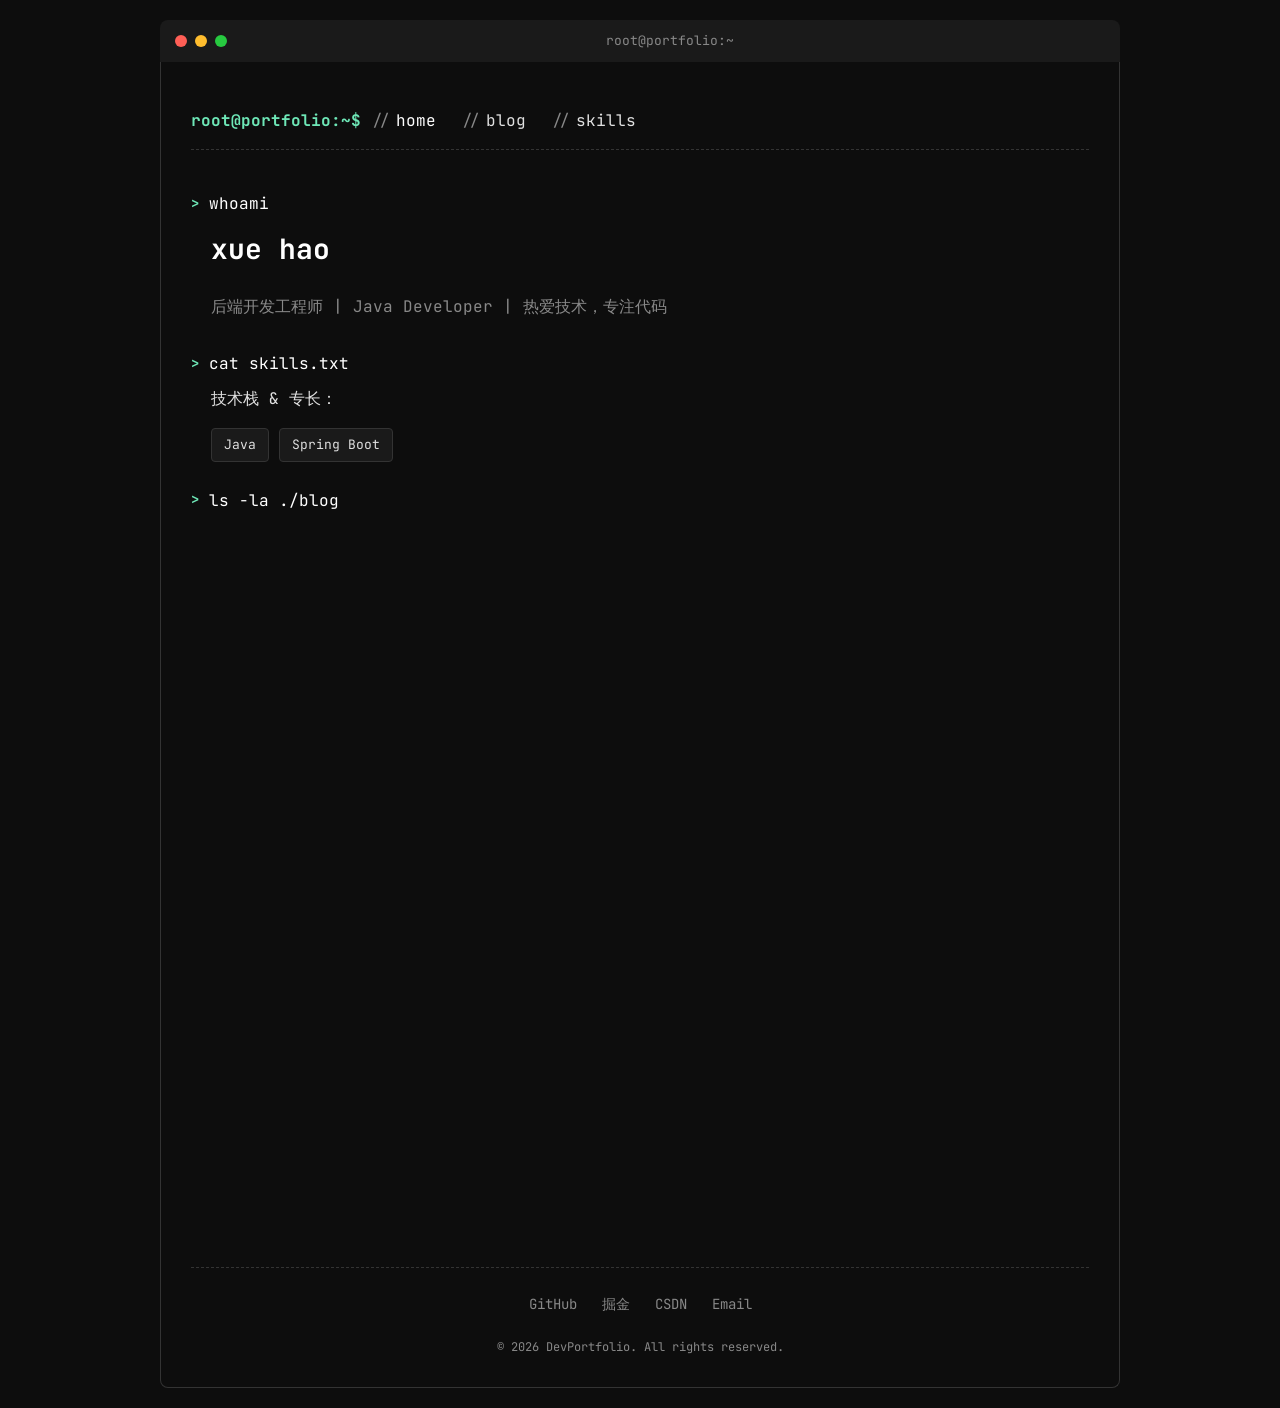
<file: index.html>
<!DOCTYPE html>
<html lang="zh-CN">
<head>
    <meta charset="UTF-8">
    <meta name="viewport" content="width=device-width, initial-scale=1.0">
    <title>DevPortfolio | 后端开发者的技术空间</title>
    <link rel="stylesheet" href="css/style.css">
    <link rel="preconnect" href="https://fonts.googleapis.com">
    <link rel="preconnect" href="https://fonts.gstatic.com" crossorigin>
    <link href="https://fonts.googleapis.com/css2?family=JetBrains+Mono:wght@400;500;700&display=swap" rel="stylesheet">
</head>
<body>
    <div class="terminal">
        <div class="terminal-header">
            <div class="terminal-btn close"></div>
            <div class="terminal-btn minimize"></div>
            <div class="terminal-btn maximize"></div>
            <span class="terminal-title">root@portfolio:~</span>
        </div>
        <div class="terminal-body">
            <!-- 导航栏 -->
            <nav class="nav">
                <span class="prompt">root@portfolio:~$</span>
                <div class="nav-links">
                    <a href="index.html" class="nav-link active">home</a>
                    <a href="blog.html" class="nav-link">blog</a>
                    <a href="skills.html" class="nav-link">skills</a>
                </div>
            </nav>

            <!-- Hero区域 -->
            <section class="hero">
                <div class="terminal-block">
                    <div class="command-line">
                        <span class="prompt">></span>
                        <span class="command">whoami</span>
                    </div>
                    <div class="output">
                        <div class="output-content">
                            <h1 id="typed-name">xue hao</h1>
                            <p class="description">后端开发工程师 | Java Developer | 热爱技术，专注代码</p>
                        </div>
                    </div>
                </div>

                <div class="terminal-block">
                    <div class="command-line">
                        <span class="prompt">></span>
                        <span class="command">cat skills.txt</span>
                    </div>
                    <div class="output">
                        <div class="output-content">
                            <p>技术栈 & 专长：</p>
                            <div class="skill-tags">
                                <span class="skill-tag">Java</span>
                                <span class="skill-tag">Spring Boot</span>
                                <span class="skill-tag">MySQL</span>
                                <span class="skill-tag">Redis</span>
                                <span class="skill-tag">Docker</span>
                                <span class="skill-tag">Git</span>
                            </div>
                        </div>
                    </div>
                </div>

                <div class="terminal-block">
                    <div class="command-line">
                        <span class="prompt">></span>
                        <span class="command">ls -la ./blog</span>
                    </div>
                    <div class="output">
                        <div class="output-content">
                            <p>最新文章：</p>
                            <div class="article-list" id="recent-articles">
                                <div class="article-item">
                                    <a href="article.html?id=1" class="article-title">Spring Boot 实战：如何设计优雅的参数校验</a>
                                    <div class="article-meta">2026-04-20 | 阅读 126</div>
                                    <div class="article-tags">
                                        <span class="tag">Java</span>
                                        <span class="tag">Spring Boot</span>
                                    </div>
                                </div>
                                <div class="article-item">
                                    <a href="article.html?id=2" class="article-title">MySQL索引优化：从原理到实践</a>
                                    <div class="article-meta">2026-04-15 | 阅读 89</div>
                                    <div class="article-tags">
                                        <span class="tag">MySQL</span>
                                        <span class="tag">Performance</span>
                                    </div>
                                </div>
                                <div class="article-item">
                                    <a href="article.html?id=3" class="article-title">Docker Compose 编排技巧：构建开发环境</a>
                                    <div class="article-meta">2026-04-10 | 阅读 67</div>
                                    <div class="article-tags">
                                        <span class="tag">Docker</span>
                                        <span class="tag">DevOps</span>
                                    </div>
                                </div>
                            </div>
                            <p style="margin-top: 15px;"><a href="blog.html">查看更多文章 →</a></p>
                        </div>
                    </div>
                </div>

                <div class="terminal-block">
                    <div class="command-line">
                        <span class="prompt">></span>
                        <span class="command">cat about.txt</span>
                    </div>
                    <div class="output">
                        <div class="output-content">
                            <p>关于我：</p>
                            <p style="color: var(--text-dim); margin-top: 8px;">
                                5年+后端开发经验，专注于企业级应用架构设计。<br>
                                热衷于开源贡献，热爱解决复杂技术问题。<br>
                                如果你有好的项目或想法，欢迎交流！
                            </p>
                        </div>
                    </div>
                </div>

                <div class="terminal-block">
                    <div class="command-line">
                        <span class="prompt">></span>
                        <span class="command cursor"></span>
                    </div>
                </div>
            </section>

            <!-- 页脚 -->
            <footer class="footer">
                <div class="social-links">
                    <a href="https://github.com/" target="_blank" class="social-link">GitHub</a>
                    <a href="https://juejin.cn/" target="_blank" class="social-link">掘金</a>
                    <a href="https://blog.csdn.net/" target="_blank" class="social-link">CSDN</a>
                    <a href="mailto:your.email@example.com" class="social-link">Email</a>
                </div>
                <p class="copyright">© 2026 DevPortfolio. All rights reserved.</p>
            </footer>
        </div>
    </div>

    <script src="js/main.js"></script>
</body>
</html>
</file>
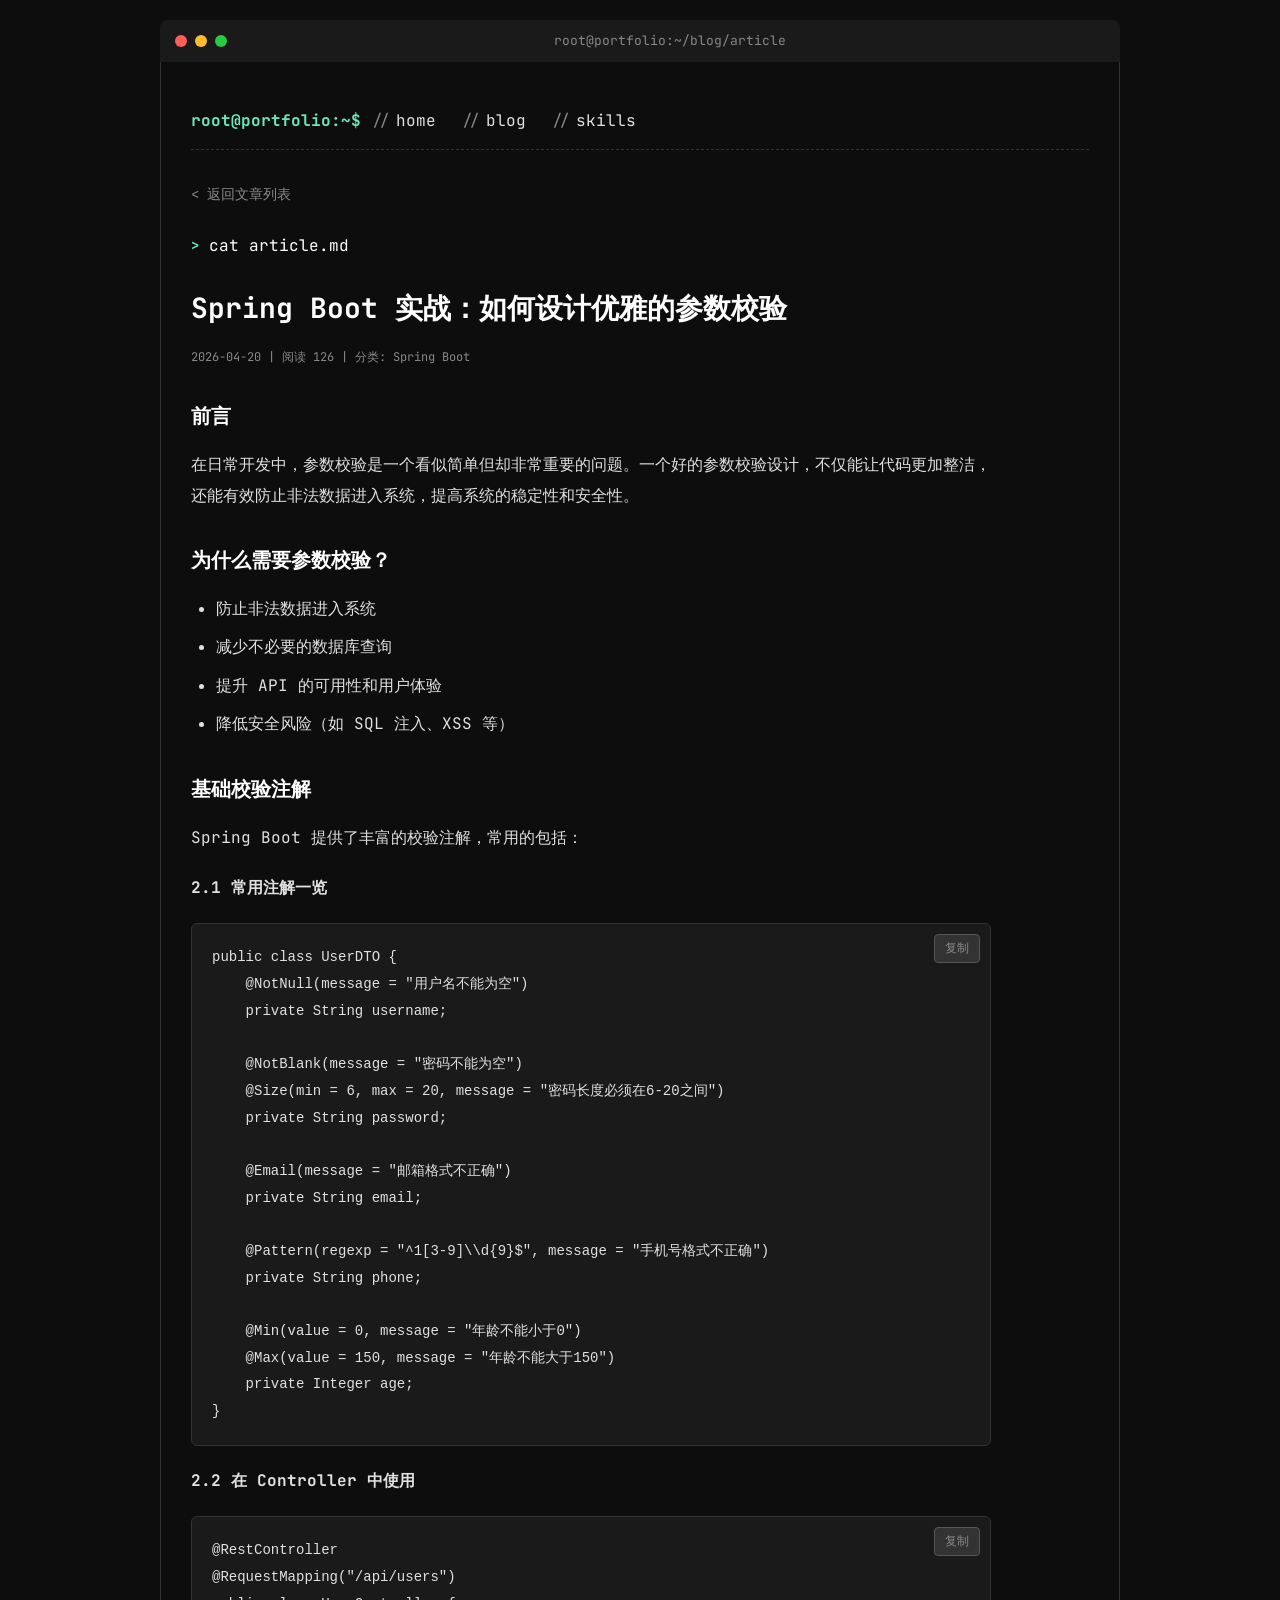
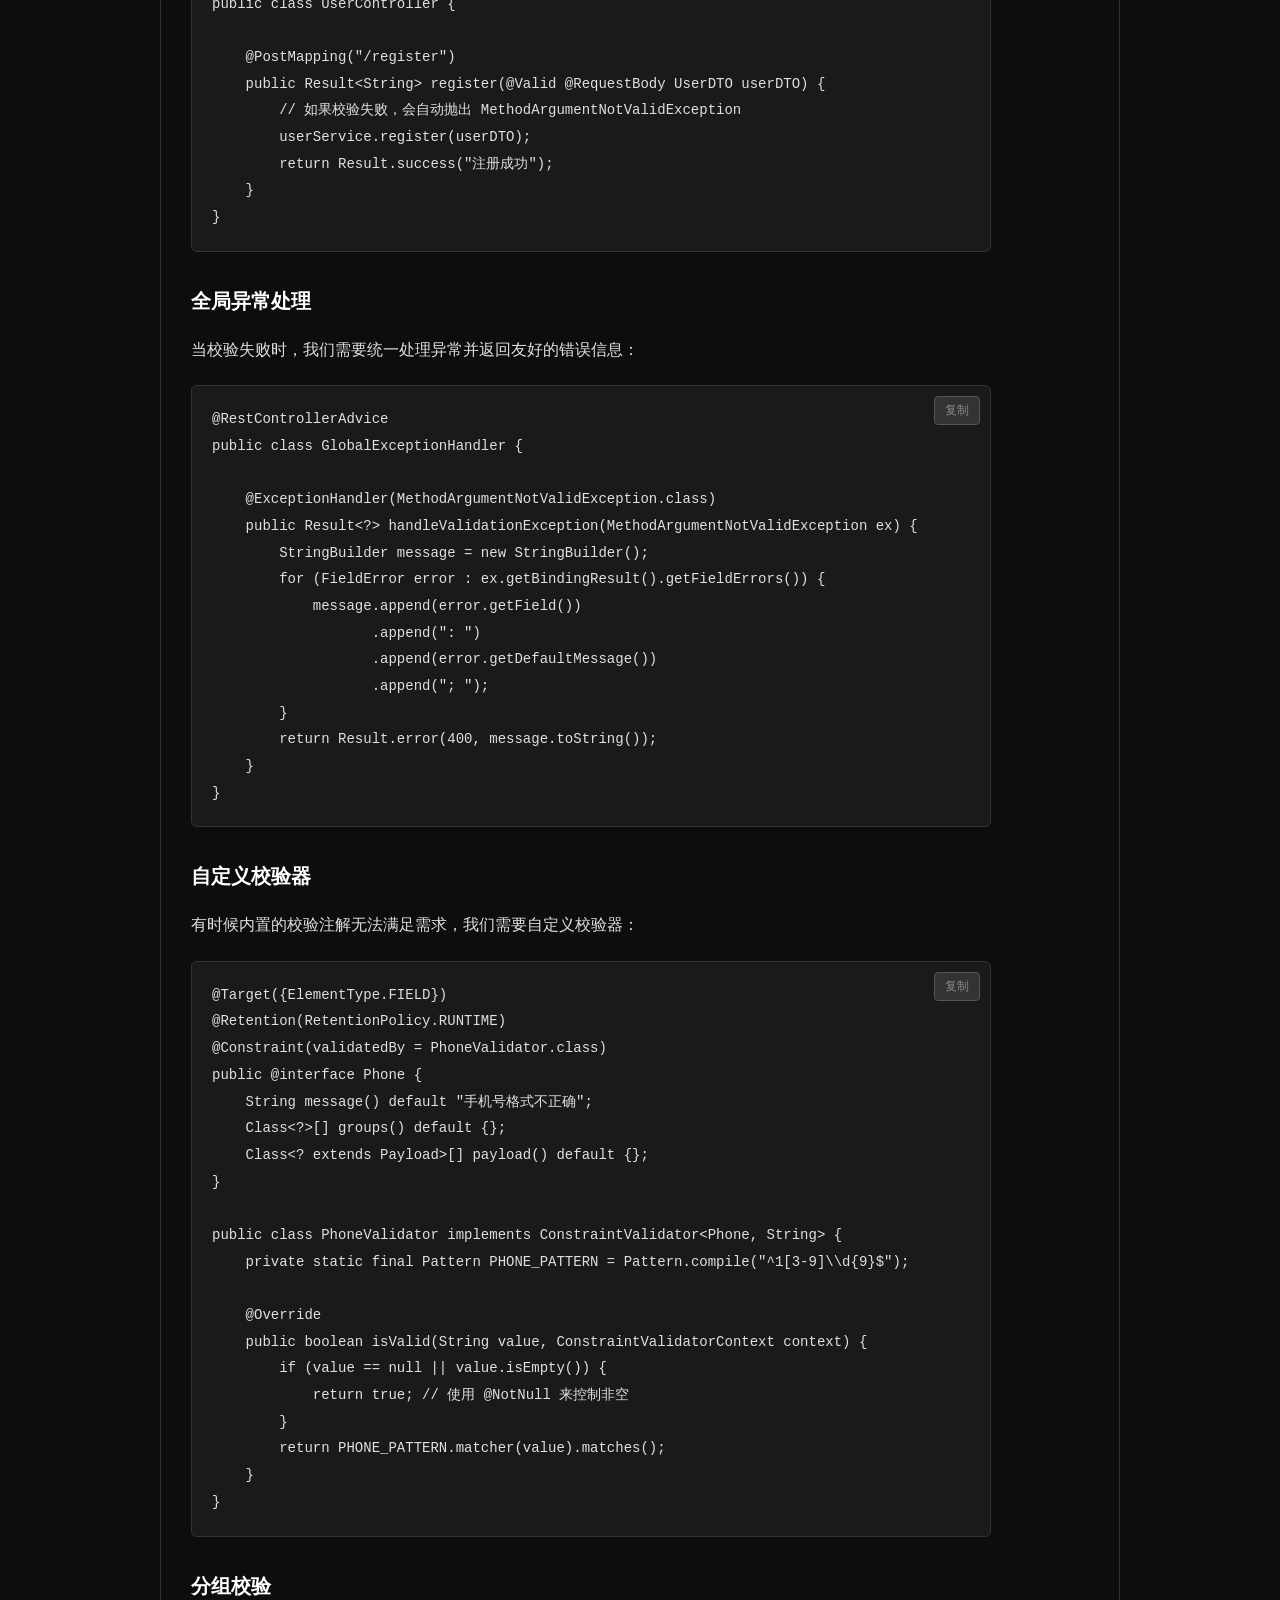
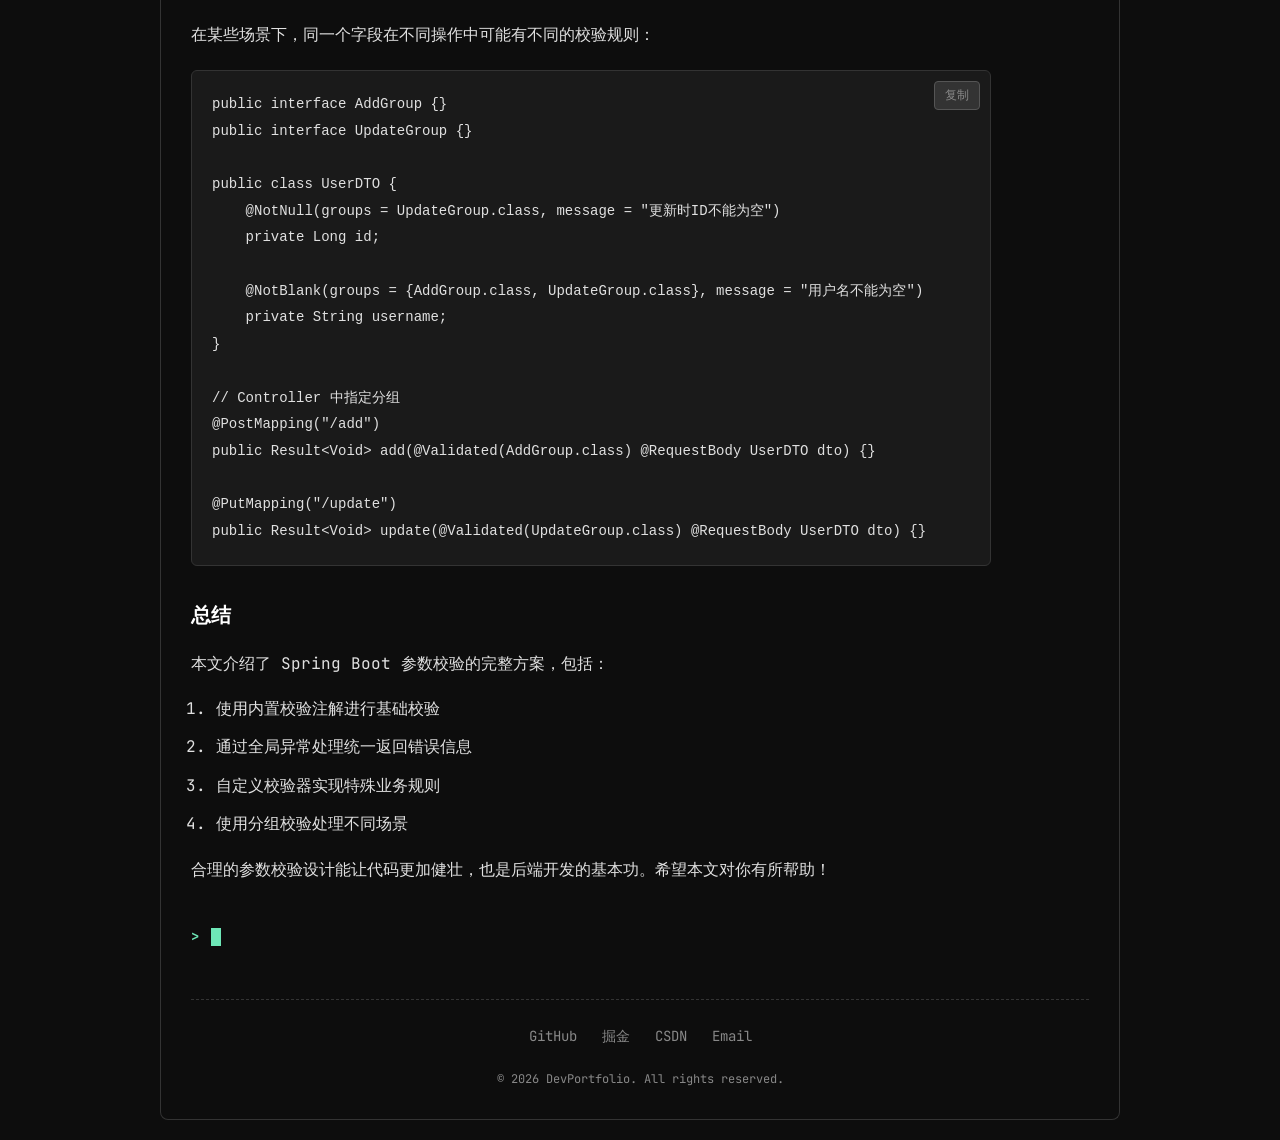
<file: article.html>
<!DOCTYPE html>
<html lang="zh-CN">
<head>
    <meta charset="UTF-8">
    <meta name="viewport" content="width=device-width, initial-scale=1.0">
    <title>Article | 技术文章</title>
    <link rel="stylesheet" href="css/style.css">
    <link rel="preconnect" href="https://fonts.googleapis.com">
    <link rel="preconnect" href="https://fonts.gstatic.com" crossorigin>
    <link href="https://fonts.googleapis.com/css2?family=JetBrains+Mono:wght@400;500;700&display=swap" rel="stylesheet">
    <style>
        /* Highlight.js 代码高亮样式（终端风格） */
        .hljs {
            background: var(--code-bg);
            color: var(--text-color);
        }
        .hljs-keyword { color: #c678dd; }
        .hljs-string { color: #98c379; }
        .hljs-number { color: #d19a66; }
        .hljs-comment { color: #5c6370; font-style: italic; }
        .hljs-function { color: #61afef; }
        .hljs-class { color: #e5c07b; }
        .hljs-title { color: #61afef; }
        .hljs-attr { color: #d19a66; }
        .hljs-built_in { color: #e6c07b; }
        .hljs-meta { color: #61afef; }
        .hljs-literal { color: #56b6c2; }
        .hljs-section { color: #e06c75; }
        .hljs-bullet { color: #d19a66; }
        .hljs-emphasis { font-style: italic; }
        .hljs-strong { font-weight: bold; }
    </style>
</head>
<body>
    <div class="terminal">
        <div class="terminal-header">
            <div class="terminal-btn close"></div>
            <div class="terminal-btn minimize"></div>
            <div class="terminal-btn maximize"></div>
            <span class="terminal-title">root@portfolio:~/blog/article</span>
        </div>
        <div class="terminal-body">
            <!-- 导航栏 -->
            <nav class="nav">
                <span class="prompt">root@portfolio:~$</span>
                <div class="nav-links">
                    <a href="index.html" class="nav-link">home</a>
                    <a href="blog.html" class="nav-link">blog</a>
                    <a href="skills.html" class="nav-link">skills</a>
                </div>
            </nav>

            <!-- 文章主体 -->
            <article class="article-detail">
                <a href="blog.html" class="back-btn">返回文章列表</a>

                <div id="article-content">
                    <div class="terminal-block">
                        <div class="command-line">
                            <span class="prompt">></span>
                            <span class="command">cat article.md</span>
                        </div>
                    </div>

                    <!-- 文章内容会通过 JS 动态加载 -->
                    <div id="article-body">
                        <h1 style="font-size: 28px; color: var(--accent-color); margin-bottom: 15px;">Spring Boot 实战：如何设计优雅的参数校验</h1>
                        <div class="article-meta">2026-04-20 | 阅读 126 | 分类: Spring Boot</div>

                        <div class="article-content" style="margin-top: 30px;">
                            <h2>前言</h2>
                            <p>在日常开发中，参数校验是一个看似简单但却非常重要的问题。一个好的参数校验设计，不仅能让代码更加整洁，还能有效防止非法数据进入系统，提高系统的稳定性和安全性。</p>

                            <h2>为什么需要参数校验？</h2>
                            <ul>
                                <li>防止非法数据进入系统</li>
                                <li>减少不必要的数据库查询</li>
                                <li>提升 API 的可用性和用户体验</li>
                                <li>降低安全风险（如 SQL 注入、XSS 等）</li>
                            </ul>

                            <h2>基础校验注解</h2>
                            <p>Spring Boot 提供了丰富的校验注解，常用的包括：</p>

                            <h3>2.1 常用注解一览</h3>
                            <pre><code>public class UserDTO {
    @NotNull(message = "用户名不能为空")
    private String username;

    @NotBlank(message = "密码不能为空")
    @Size(min = 6, max = 20, message = "密码长度必须在6-20之间")
    private String password;

    @Email(message = "邮箱格式不正确")
    private String email;

    @Pattern(regexp = "^1[3-9]\\d{9}$", message = "手机号格式不正确")
    private String phone;

    @Min(value = 0, message = "年龄不能小于0")
    @Max(value = 150, message = "年龄不能大于150")
    private Integer age;
}</code></pre>

                            <h3>2.2 在 Controller 中使用</h3>
                            <pre><code>@RestController
@RequestMapping("/api/users")
public class UserController {

    @PostMapping("/register")
    public Result&lt;String&gt; register(@Valid @RequestBody UserDTO userDTO) {
        // 如果校验失败，会自动抛出 MethodArgumentNotValidException
        userService.register(userDTO);
        return Result.success("注册成功");
    }
}</code></pre>

                            <h2>全局异常处理</h2>
                            <p>当校验失败时，我们需要统一处理异常并返回友好的错误信息：</p>

                            <pre><code>@RestControllerAdvice
public class GlobalExceptionHandler {

    @ExceptionHandler(MethodArgumentNotValidException.class)
    public Result&lt;?&gt; handleValidationException(MethodArgumentNotValidException ex) {
        StringBuilder message = new StringBuilder();
        for (FieldError error : ex.getBindingResult().getFieldErrors()) {
            message.append(error.getField())
                   .append(": ")
                   .append(error.getDefaultMessage())
                   .append("; ");
        }
        return Result.error(400, message.toString());
    }
}</code></pre>

                            <h2>自定义校验器</h2>
                            <p>有时候内置的校验注解无法满足需求，我们需要自定义校验器：</p>

                            <pre><code>@Target({ElementType.FIELD})
@Retention(RetentionPolicy.RUNTIME)
@Constraint(validatedBy = PhoneValidator.class)
public @interface Phone {
    String message() default "手机号格式不正确";
    Class&lt;?&gt;[] groups() default {};
    Class&lt;? extends Payload&gt;[] payload() default {};
}

public class PhoneValidator implements ConstraintValidator&lt;Phone, String&gt; {
    private static final Pattern PHONE_PATTERN = Pattern.compile("^1[3-9]\\d{9}$");

    @Override
    public boolean isValid(String value, ConstraintValidatorContext context) {
        if (value == null || value.isEmpty()) {
            return true; // 使用 @NotNull 来控制非空
        }
        return PHONE_PATTERN.matcher(value).matches();
    }
}</code></pre>

                            <h2>分组校验</h2>
                            <p>在某些场景下，同一个字段在不同操作中可能有不同的校验规则：</p>

                            <pre><code>public interface AddGroup {}
public interface UpdateGroup {}

public class UserDTO {
    @NotNull(groups = UpdateGroup.class, message = "更新时ID不能为空")
    private Long id;

    @NotBlank(groups = {AddGroup.class, UpdateGroup.class}, message = "用户名不能为空")
    private String username;
}

// Controller 中指定分组
@PostMapping("/add")
public Result&lt;Void&gt; add(@Validated(AddGroup.class) @RequestBody UserDTO dto) {}

@PutMapping("/update")
public Result&lt;Void&gt; update(@Validated(UpdateGroup.class) @RequestBody UserDTO dto) {}</code></pre>

                            <h2>总结</h2>
                            <p>本文介绍了 Spring Boot 参数校验的完整方案，包括：</p>
                            <ol>
                                <li>使用内置校验注解进行基础校验</li>
                                <li>通过全局异常处理统一返回错误信息</li>
                                <li>自定义校验器实现特殊业务规则</li>
                                <li>使用分组校验处理不同场景</li>
                            </ol>
                            <p>合理的参数校验设计能让代码更加健壮，也是后端开发的基本功。希望本文对你有所帮助！</p>
                        </div>
                    </div>
                </div>

                <div class="terminal-block" style="margin-top: 40px;">
                    <div class="command-line">
                        <span class="prompt">></span>
                        <span class="command cursor"></span>
                    </div>
                </div>
            </article>

            <!-- 页脚 -->
            <footer class="footer">
                <div class="social-links">
                    <a href="https://github.com/" target="_blank" class="social-link">GitHub</a>
                    <a href="https://juejin.cn/" target="_blank" class="social-link">掘金</a>
                    <a href="https://blog.csdn.net/" target="_blank" class="social-link">CSDN</a>
                    <a href="mailto:your.email@example.com" class="social-link">Email</a>
                </div>
                <p class="copyright">© 2026 DevPortfolio. All rights reserved.</p>
            </footer>
        </div>
    </div>

    <script src="js/article.js"></script>
</body>
</html>
</file>
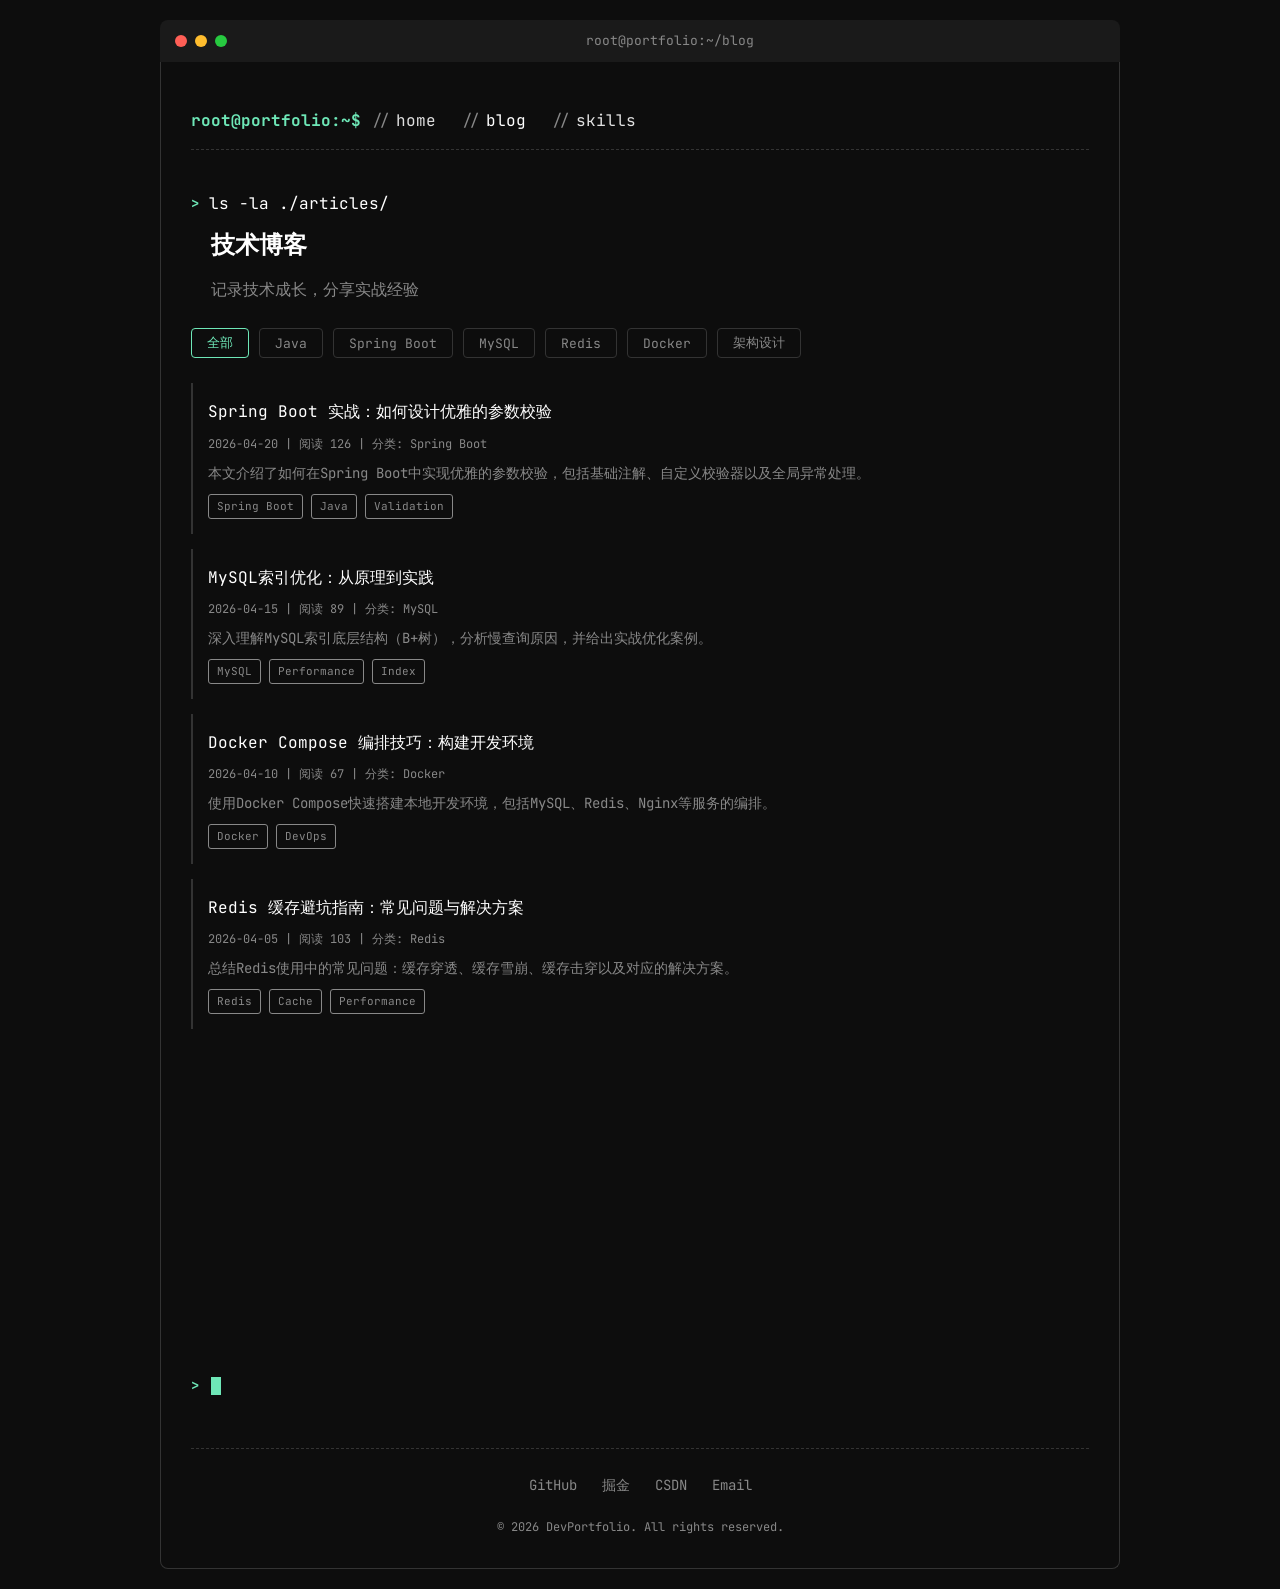
<file: blog.html>
<!DOCTYPE html>
<html lang="zh-CN">
<head>
    <meta charset="UTF-8">
    <meta name="viewport" content="width=device-width, initial-scale=1.0">
    <title>Blog | 技术博客</title>
    <link rel="stylesheet" href="css/style.css">
    <link rel="preconnect" href="https://fonts.googleapis.com">
    <link rel="preconnect" href="https://fonts.gstatic.com" crossorigin>
    <link href="https://fonts.googleapis.com/css2?family=JetBrains+Mono:wght@400;500;700&display=swap" rel="stylesheet">
</head>
<body>
    <div class="terminal">
        <div class="terminal-header">
            <div class="terminal-btn close"></div>
            <div class="terminal-btn minimize"></div>
            <div class="terminal-btn maximize"></div>
            <span class="terminal-title">root@portfolio:~/blog</span>
        </div>
        <div class="terminal-body">
            <!-- 导航栏 -->
            <nav class="nav">
                <span class="prompt">root@portfolio:~$</span>
                <div class="nav-links">
                    <a href="index.html" class="nav-link">home</a>
                    <a href="blog.html" class="nav-link active">blog</a>
                    <a href="skills.html" class="nav-link">skills</a>
                </div>
            </nav>

            <!-- 博客主体 -->
            <section class="hero blog-header">
                <div class="terminal-block">
                    <div class="command-line">
                        <span class="prompt">></span>
                        <span class="command">ls -la ./articles/</span>
                    </div>
                    <div class="output">
                        <div class="output-content">
                            <h1>技术博客</h1>
                            <p style="color: var(--text-dim); margin-top: 8px;">记录技术成长，分享实战经验</p>
                        </div>
                    </div>
                </div>

                <!-- 筛选栏 -->
                <div class="filter-bar" id="filter-bar">
                    <button class="filter-btn active" data-filter="all">全部</button>
                    <button class="filter-btn" data-filter="Java">Java</button>
                    <button class="filter-btn" data-filter="Spring Boot">Spring Boot</button>
                    <button class="filter-btn" data-filter="MySQL">MySQL</button>
                    <button class="filter-btn" data-filter="Redis">Redis</button>
                    <button class="filter-btn" data-filter="Docker">Docker</button>
                    <button class="filter-btn" data-filter="架构设计">架构设计</button>
                </div>

                <!-- 文章列表 -->
                <div class="article-list" id="article-list">
                    <div class="article-item" data-tags="Spring Boot,Java">
                        <a href="article.html?id=1" class="article-title">Spring Boot 实战：如何设计优雅的参数校验</a>
                        <div class="article-meta">2026-04-20 | 阅读 126 | 分类: Spring Boot</div>
                        <p style="color: var(--text-dim); font-size: 14px; margin: 8px 0;">本文介绍了如何在Spring Boot中实现优雅的参数校验，包括基础注解、自定义校验器以及全局异常处理。</p>
                        <div class="article-tags">
                            <span class="tag">Spring Boot</span>
                            <span class="tag">Java</span>
                            <span class="tag">Validation</span>
                        </div>
                    </div>

                    <div class="article-item" data-tags="MySQL,Performance">
                        <a href="article.html?id=2" class="article-title">MySQL索引优化：从原理到实践</a>
                        <div class="article-meta">2026-04-15 | 阅读 89 | 分类: MySQL</div>
                        <p style="color: var(--text-dim); font-size: 14px; margin: 8px 0;">深入理解MySQL索引底层结构（B+树），分析慢查询原因，并给出实战优化案例。</p>
                        <div class="article-tags">
                            <span class="tag">MySQL</span>
                            <span class="tag">Performance</span>
                            <span class="tag">Index</span>
                        </div>
                    </div>

                    <div class="article-item" data-tags="Docker,DevOps">
                        <a href="article.html?id=3" class="article-title">Docker Compose 编排技巧：构建开发环境</a>
                        <div class="article-meta">2026-04-10 | 阅读 67 | 分类: Docker</div>
                        <p style="color: var(--text-dim); font-size: 14px; margin: 8px 0;">使用Docker Compose快速搭建本地开发环境，包括MySQL、Redis、Nginx等服务的编排。</p>
                        <div class="article-tags">
                            <span class="tag">Docker</span>
                            <span class="tag">DevOps</span>
                        </div>
                    </div>

                    <div class="article-item" data-tags="Redis,Performance">
                        <a href="article.html?id=4" class="article-title">Redis 缓存避坑指南：常见问题与解决方案</a>
                        <div class="article-meta">2026-04-05 | 阅读 103 | 分类: Redis</div>
                        <p style="color: var(--text-dim); font-size: 14px; margin: 8px 0;">总结Redis使用中的常见问题：缓存穿透、缓存雪崩、缓存击穿以及对应的解决方案。</p>
                        <div class="article-tags">
                            <span class="tag">Redis</span>
                            <span class="tag">Cache</span>
                            <span class="tag">Performance</span>
                        </div>
                    </div>

                    <div class="article-item" data-tags="Java,架构设计">
                        <a href="article.html?id=5" class="article-title">分布式系统设计：CAP 定理与实际应用</a>
                        <div class="article-meta">2026-03-28 | 阅读 156 | 分类: 架构设计</div>
                        <p style="color: var(--text-dim); font-size: 14px; margin: 8px 0;">解释CAP定理的三个特性，结合实际案例分析如何在分布式系统中做出权衡。</p>
                        <div class="article-tags">
                            <span class="tag">分布式</span>
                            <span class="tag">架构设计</span>
                            <span class="tag">CAP</span>
                        </div>
                    </div>

                    <div class="article-item" data-tags="Spring Boot,Java">
                        <a href="article.html?id=6" class="article-title">Spring Security 实战：构建安全的认证授权系统</a>
                        <div class="article-meta">2026-03-20 | 阅读 78 | 分类: Spring Boot</div>
                        <p style="color: var(--text-dim); font-size: 14px; margin: 8px 0;">基于Spring Security实现JWT认证，支持OAuth2.0第三方登录。</p>
                        <div class="article-tags">
                            <span class="tag">Spring Boot</span>
                            <span class="tag">Security</span>
                            <span class="tag">JWT</span>
                        </div>
                    </div>
                </div>

                <div class="terminal-block">
                    <div class="command-line">
                        <span class="prompt">></span>
                        <span class="command cursor"></span>
                    </div>
                </div>
            </section>

            <!-- 页脚 -->
            <footer class="footer">
                <div class="social-links">
                    <a href="https://github.com/" target="_blank" class="social-link">GitHub</a>
                    <a href="https://juejin.cn/" target="_blank" class="social-link">掘金</a>
                    <a href="https://blog.csdn.net/" target="_blank" class="social-link">CSDN</a>
                    <a href="mailto:your.email@example.com" class="social-link">Email</a>
                </div>
                <p class="copyright">© 2026 DevPortfolio. All rights reserved.</p>
            </footer>
        </div>
    </div>

    <script src="js/blog.js"></script>
</body>
</html>
</file>
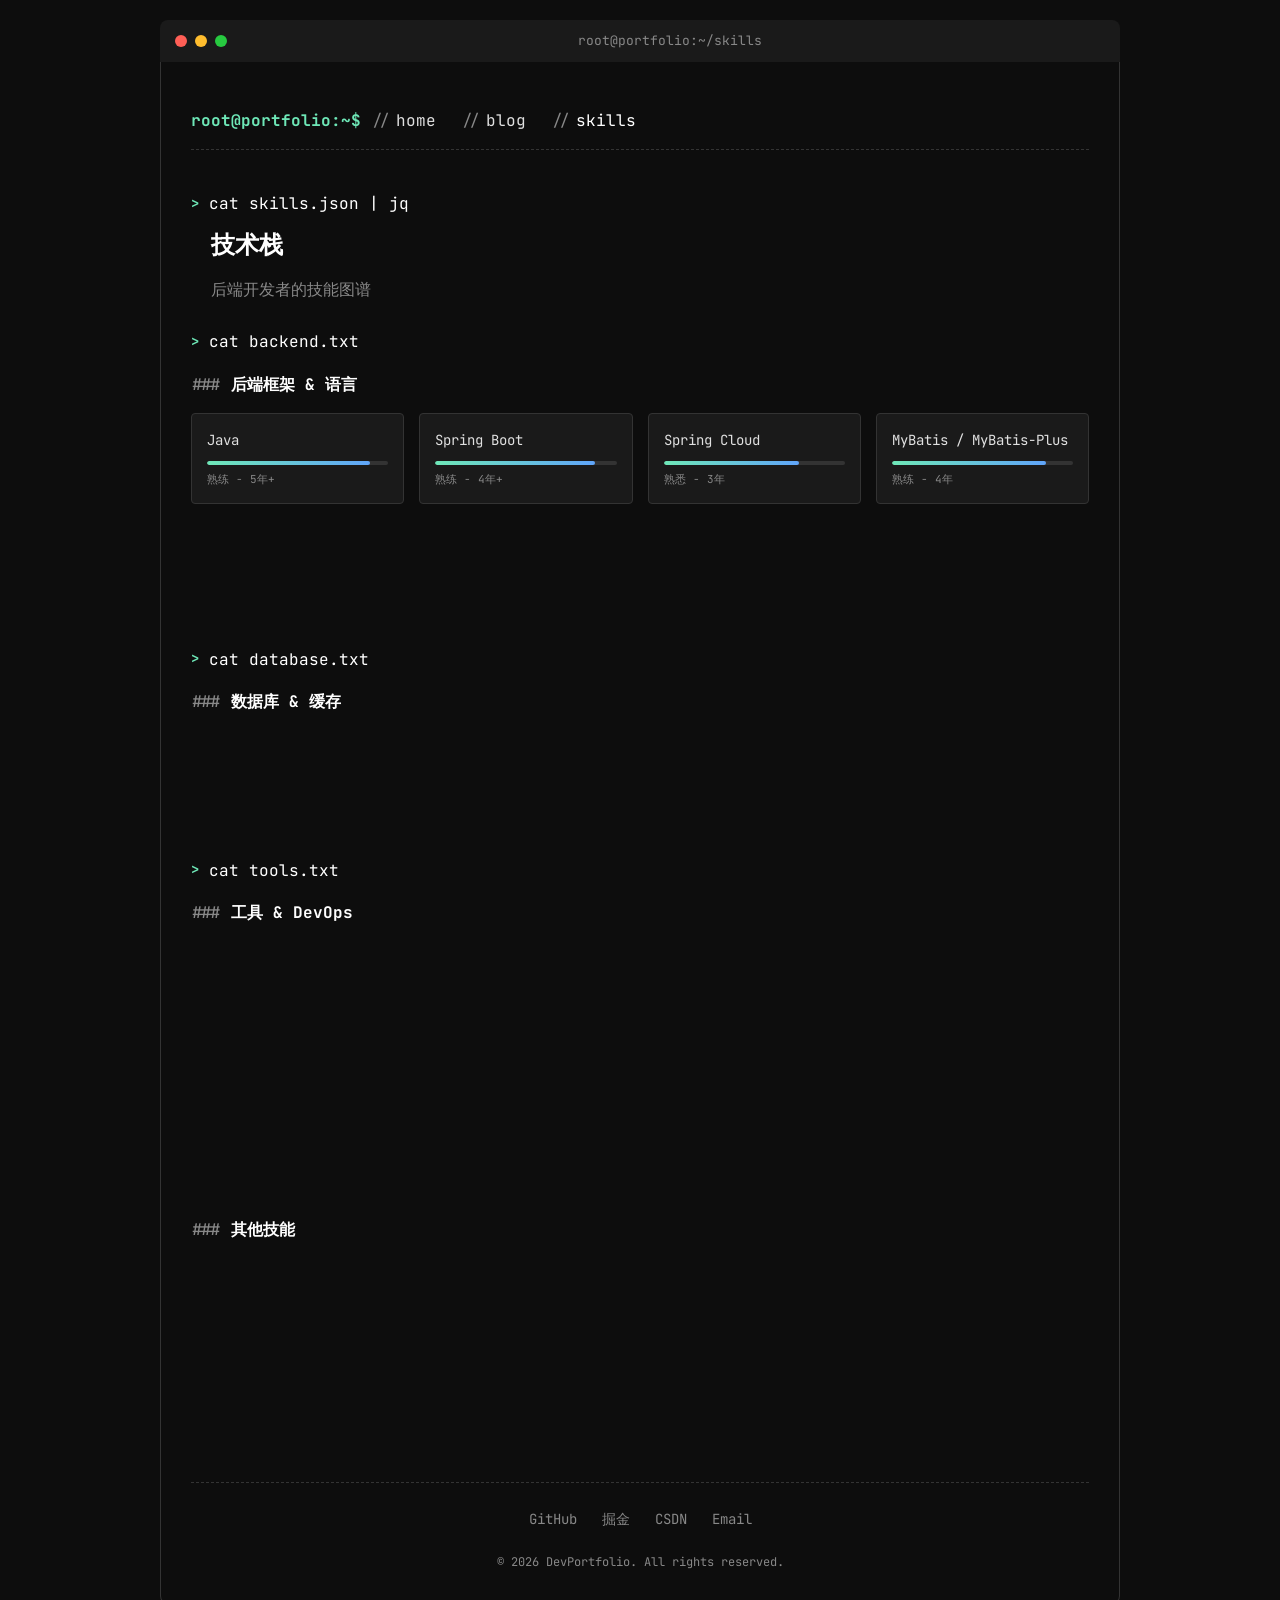
<file: skills.html>
<!DOCTYPE html>
<html lang="zh-CN">
<head>
    <meta charset="UTF-8">
    <meta name="viewport" content="width=device-width, initial-scale=1.0">
    <title>Skills | 技术栈展示</title>
    <link rel="stylesheet" href="css/style.css">
    <link rel="preconnect" href="https://fonts.googleapis.com">
    <link rel="preconnect" href="https://fonts.gstatic.com" crossorigin>
    <link href="https://fonts.googleapis.com/css2?family=JetBrains+Mono:wght@400;500;700&display=swap" rel="stylesheet">
</head>
<body>
    <div class="terminal">
        <div class="terminal-header">
            <div class="terminal-btn close"></div>
            <div class="terminal-btn minimize"></div>
            <div class="terminal-btn maximize"></div>
            <span class="terminal-title">root@portfolio:~/skills</span>
        </div>
        <div class="terminal-body">
            <!-- 导航栏 -->
            <nav class="nav">
                <span class="prompt">root@portfolio:~$</span>
                <div class="nav-links">
                    <a href="index.html" class="nav-link">home</a>
                    <a href="blog.html" class="nav-link">blog</a>
                    <a href="skills.html" class="nav-link active">skills</a>
                </div>
            </nav>

            <!-- 技能墙主体 -->
            <section class="hero">
                <div class="terminal-block">
                    <div class="command-line">
                        <span class="prompt">></span>
                        <span class="command">cat skills.json | jq</span>
                    </div>
                    <div class="output">
                        <div class="output-content">
                            <h1 style="font-size: 24px; margin-bottom: 10px;">技术栈</h1>
                            <p style="color: var(--text-dim);">后端开发者的技能图谱</p>
                        </div>
                    </div>
                </div>

                <!-- 后端框架 -->
                <div class="skill-category">
                    <div class="command-line" style="margin-bottom: 15px;">
                        <span class="prompt">></span>
                        <span class="command">cat backend.txt</span>
                    </div>
                    <h3>后端框架 & 语言</h3>
                    <div class="skill-grid" id="skill-backend">
                        <div class="skill-item">
                            <div class="skill-name">Java</div>
                            <div class="skill-bar"><div class="skill-progress" style="width: 90%;"></div></div>
                            <div class="skill-level">熟练 - 5年+</div>
                        </div>
                        <div class="skill-item">
                            <div class="skill-name">Spring Boot</div>
                            <div class="skill-bar"><div class="skill-progress" style="width: 88%;"></div></div>
                            <div class="skill-level">熟练 - 4年+</div>
                        </div>
                        <div class="skill-item">
                            <div class="skill-name">Spring Cloud</div>
                            <div class="skill-bar"><div class="skill-progress" style="width: 75%;"></div></div>
                            <div class="skill-level">熟悉 - 3年</div>
                        </div>
                        <div class="skill-item">
                            <div class="skill-name">MyBatis / MyBatis-Plus</div>
                            <div class="skill-bar"><div class="skill-progress" style="width: 85%;"></div></div>
                            <div class="skill-level">熟练 - 4年</div>
                        </div>
                        <div class="skill-item">
                            <div class="skill-name">JVM 调优</div>
                            <div class="skill-bar"><div class="skill-progress" style="width: 65%;"></div></div>
                            <div class="skill-level">熟悉 - 2年</div>
                        </div>
                    </div>
                </div>

                <!-- 数据库 -->
                <div class="skill-category">
                    <div class="command-line" style="margin-bottom: 15px;">
                        <span class="prompt">></span>
                        <span class="command">cat database.txt</span>
                    </div>
                    <h3>数据库 & 缓存</h3>
                    <div class="skill-grid" id="skill-database">
                        <div class="skill-item">
                            <div class="skill-name">MySQL</div>
                            <div class="skill-bar"><div class="skill-progress" style="width: 85%;"></div></div>
                            <div class="skill-level">熟练 - 5年+</div>
                        </div>
                        <div class="skill-item">
                            <div class="skill-name">Redis</div>
                            <div class="skill-bar"><div class="skill-progress" style="width: 80%;"></div></div>
                            <div class="skill-level">熟练 - 3年</div>
                        </div>
                        <div class="skill-item">
                            <div class="skill-name">Elasticsearch</div>
                            <div class="skill-bar"><div class="skill-progress" style="width: 70%;"></div></div>
                            <div class="skill-level">熟悉 - 2年</div>
                        </div>
                        <div class="skill-item">
                            <div class="skill-name">MongoDB</div>
                            <div class="skill-bar"><div class="skill-progress" style="width: 60%;"></div></div>
                            <div class="skill-level">了解</div>
                        </div>
                    </div>
                </div>

                <!-- 工具链 -->
                <div class="skill-category">
                    <div class="command-line" style="margin-bottom: 15px;">
                        <span class="prompt">></span>
                        <span class="command">cat tools.txt</span>
                    </div>
                    <h3>工具 & DevOps</h3>
                    <div class="skill-grid" id="skill-tools">
                        <div class="skill-item">
                            <div class="skill-name">Git</div>
                            <div class="skill-bar"><div class="skill-progress" style="width: 90%;"></div></div>
                            <div class="skill-level">熟练</div>
                        </div>
                        <div class="skill-item">
                            <div class="skill-name">Docker</div>
                            <div class="skill-bar"><div class="skill-progress" style="width: 80%;"></div></div>
                            <div class="skill-level">熟练 - 3年</div>
                        </div>
                        <div class="skill-item">
                            <div class="skill-name">Maven / Gradle</div>
                            <div class="skill-bar"><div class="skill-progress" style="width: 85%;"></div></div>
                            <div class="skill-level">熟练</div>
                        </div>
                        <div class="skill-item">
                            <div class="skill-name">Linux</div>
                            <div class="skill-bar"><div class="skill-progress" style="width: 78%;"></div></div>
                            <div class="skill-level">熟练 - 日常使用</div>
                        </div>
                        <div class="skill-item">
                            <div class="skill-name">Nginx</div>
                            <div class="skill-bar"><div class="skill-progress" style="width: 70%;"></div></div>
                            <div class="skill-level">熟悉</div>
                        </div>
                        <div class="skill-item">
                            <div class="skill-name">Jenkins / CI/CD</div>
                            <div class="skill-bar"><div class="skill-progress" style="width: 65%;"></div></div>
                            <div class="skill-level">熟悉</div>
                        </div>
                    </div>
                </div>

                <!-- 其他 -->
                <div class="skill-category">
                    <div class="command-line" style="margin-bottom: 15px;">
                        <span class="prompt">></span>
                        <span class="command">cat others.txt</span>
                    </div>
                    <h3>其他技能</h3>
                    <div class="skill-grid" id="skill-others">
                        <div class="skill-item">
                            <div class="skill-name">微服务架构</div>
                            <div class="skill-bar"><div class="skill-progress" style="width: 78%;"></div></div>
                            <div class="skill-level">熟悉</div>
                        </div>
                        <div class="skill-item">
                            <div class="skill-name">消息队列 (Kafka/RocketMQ)</div>
                            <div class="skill-bar"><div class="skill-progress" style="width: 72%;"></div></div>
                            <div class="skill-level">熟悉</div>
                        </div>
                        <div class="skill-item">
                            <div class="skill-name">设计模式</div>
                            <div class="skill-bar"><div class="skill-progress" style="width: 80%;"></div></div>
                            <div class="skill-level">熟练</div>
                        </div>
                        <div class="skill-item">
                            <div class="skill-name">RESTful API 设计</div>
                            <div class="skill-bar"><div class="skill-progress" style="width: 85%;"></div></div>
                            <div class="skill-level">熟练</div>
                        </div>
                    </div>
                </div>

                <div class="terminal-block">
                    <div class="command-line">
                        <span class="prompt">></span>
                        <span class="command cursor"></span>
                    </div>
                </div>
            </section>

            <!-- 页脚 -->
            <footer class="footer">
                <div class="social-links">
                    <a href="https://github.com/" target="_blank" class="social-link">GitHub</a>
                    <a href="https://juejin.cn/" target="_blank" class="social-link">掘金</a>
                    <a href="https://blog.csdn.net/" target="_blank" class="social-link">CSDN</a>
                    <a href="mailto:your.email@example.com" class="social-link">Email</a>
                </div>
                <p class="copyright">© 2026 DevPortfolio. All rights reserved.</p>
            </footer>
        </div>
    </div>

    <script src="js/skills.js"></script>
</body>
</html>
</file>
<file: css/style.css>
/* ==================== 全局样式 ==================== */
:root {
    --bg-color: #0d0d0d;
    --text-color: #e0e0e0;
    --text-dim: #888888;
    --accent-color: #ffffff;
    --prompt-color: #6ee7b7;
    --link-color: #60a5fa;
    --link-hover: #93c5fd;
    --border-color: #333333;
    --code-bg: #1a1a1a;
    --selection-bg: #60a5fa;
}

* {
    margin: 0;
    padding: 0;
    box-sizing: border-box;
}

html {
    scroll-behavior: smooth;
}

body {
    font-family: 'JetBrains Mono', 'Fira Code', 'Consolas', 'Monaco', monospace;
    background-color: var(--bg-color);
    color: var(--text-color);
    line-height: 1.7;
    min-height: 100vh;
}

a {
    color: var(--link-color);
    text-decoration: none;
    transition: color 0.2s;
}

a:hover {
    color: var(--link-hover);
}

/* ==================== 终端容器 ==================== */
.terminal {
    max-width: 1000px;
    margin: 0 auto;
    padding: 20px;
}

.terminal-header {
    background: #1a1a1a;
    border-radius: 8px 8px 0 0;
    padding: 10px 15px;
    display: flex;
    align-items: center;
    gap: 8px;
}

.terminal-btn {
    width: 12px;
    height: 12px;
    border-radius: 50%;
}

.terminal-btn.close { background: #ff5f56; }
.terminal-btn.minimize { background: #ffbd2e; }
.terminal-btn.maximize { background: #27ca40; }

.terminal-title {
    flex: 1;
    text-align: center;
    color: var(--text-dim);
    font-size: 13px;
}

.terminal-body {
    background: var(--bg-color);
    border: 1px solid var(--border-color);
    border-top: none;
    border-radius: 0 0 8px 8px;
    padding: 30px;
    min-height: 500px;
}

/* ==================== 导航栏 ==================== */
.nav {
    display: flex;
    align-items: center;
    padding: 15px 0;
    border-bottom: 1px dashed var(--border-color);
    margin-bottom: 30px;
}

.prompt {
    color: var(--prompt-color);
    margin-right: 10px;
    font-weight: bold;
}

.nav-links {
    display: flex;
    gap: 25px;
}

.nav-link {
    color: var(--text-color);
    position: relative;
}

.nav-link::before {
    content: '//';
    color: var(--text-dim);
    margin-right: 5px;
}

.nav-link:hover {
    color: var(--accent-color);
}

.nav-link.active {
    color: var(--accent-color);
}

/* ==================== 终端内容区块 ==================== */
.terminal-block {
    margin-bottom: 25px;
}

.command-line {
    display: flex;
    align-items: center;
    margin-bottom: 8px;
}

.command-line .prompt {
    font-size: 14px;
}

.command {
    color: var(--accent-color);
}

.output {
    padding-left: 20px;
    color: var(--text-dim);
}

.output-content {
    color: var(--text-color);
}

/* ==================== 打字机光标 ==================== */
.cursor {
    display: inline-block;
    width: 10px;
    height: 18px;
    background: var(--prompt-color);
    animation: blink 1s infinite;
    vertical-align: middle;
    margin-left: 2px;
}

@keyframes blink {
    0%, 50% { opacity: 1; }
    51%, 100% { opacity: 0; }
}

/* ==================== Hero区域 ==================== */
.hero {
    margin: 40px 0;
}

.hero h1 {
    font-size: 28px;
    color: var(--accent-color);
    margin-bottom: 20px;
}

.hero .description {
    font-size: 16px;
    color: var(--text-dim);
    margin-bottom: 30px;
}

/* ==================== 技能标签 ==================== */
.skill-tags {
    display: flex;
    flex-wrap: wrap;
    gap: 10px;
    margin-top: 15px;
}

.skill-tag {
    background: var(--code-bg);
    border: 1px solid var(--border-color);
    padding: 5px 12px;
    border-radius: 4px;
    font-size: 13px;
    color: var(--text-color);
}

/* ==================== 文章列表 ==================== */
.article-list {
    margin-top: 15px;
}

.article-item {
    padding: 15px;
    border-left: 2px solid var(--border-color);
    margin-bottom: 15px;
    transition: border-color 0.2s;
}

.article-item:hover {
    border-left-color: var(--prompt-color);
}

.article-title {
    font-size: 16px;
    color: var(--accent-color);
    margin-bottom: 8px;
    display: block;
}

.article-title:hover {
    color: var(--link-color);
}

.article-meta {
    font-size: 12px;
    color: var(--text-dim);
    margin-bottom: 8px;
}

.article-tags {
    display: flex;
    gap: 8px;
}

.tag {
    background: transparent;
    border: 1px solid var(--text-dim);
    padding: 2px 8px;
    border-radius: 3px;
    font-size: 11px;
    color: var(--text-dim);
}

/* ==================== 技能墙 ==================== */
.skill-category {
    margin-bottom: 35px;
}

.skill-category h3 {
    color: var(--accent-color);
    margin-bottom: 15px;
    font-size: 16px;
}

.skill-category h3::before {
    content: '### ';
    color: var(--text-dim);
}

.skill-grid {
    display: grid;
    grid-template-columns: repeat(auto-fill, minmax(200px, 1fr));
    gap: 15px;
}

.skill-item {
    background: var(--code-bg);
    border: 1px solid var(--border-color);
    padding: 15px;
    border-radius: 4px;
}

.skill-name {
    font-size: 14px;
    margin-bottom: 8px;
    color: var(--text-color);
}

.skill-bar {
    height: 4px;
    background: var(--border-color);
    border-radius: 2px;
    overflow: hidden;
}

.skill-progress {
    height: 100%;
    background: linear-gradient(90deg, var(--prompt-color), var(--link-color));
    border-radius: 2px;
    transition: width 1s ease;
}

.skill-level {
    font-size: 11px;
    color: var(--text-dim);
    margin-top: 5px;
}

/* ==================== 博客页面 ==================== */
.blog-header {
    margin-bottom: 30px;
}

.blog-header h1 {
    font-size: 24px;
    color: var(--accent-color);
    margin-bottom: 10px;
}

.filter-bar {
    display: flex;
    gap: 10px;
    flex-wrap: wrap;
    margin-bottom: 25px;
}

.filter-btn {
    background: transparent;
    border: 1px solid var(--border-color);
    color: var(--text-dim);
    padding: 5px 15px;
    border-radius: 4px;
    cursor: pointer;
    font-family: inherit;
    font-size: 13px;
    transition: all 0.2s;
}

.filter-btn:hover,
.filter-btn.active {
    border-color: var(--prompt-color);
    color: var(--prompt-color);
}

/* ==================== 文章详情 ==================== */
.article-detail {
    max-width: 800px;
}

.article-detail h1 {
    font-size: 28px;
    color: var(--accent-color);
    margin-bottom: 15px;
}

.article-detail .article-meta {
    margin-bottom: 25px;
}

.article-content {
    line-height: 1.9;
}

.article-content h2 {
    color: var(--accent-color);
    margin: 30px 0 15px;
    font-size: 20px;
}

.article-content h3 {
    color: var(--text-color);
    margin: 20px 0 10px;
    font-size: 16px;
}

.article-content p {
    margin-bottom: 15px;
}

.article-content ul,
.article-content ol {
    margin-left: 25px;
    margin-bottom: 15px;
}

.article-content li {
    margin-bottom: 8px;
}

.article-content code {
    background: var(--code-bg);
    padding: 2px 6px;
    border-radius: 3px;
    font-size: 14px;
    color: var(--prompt-color);
}

.article-content pre {
    background: var(--code-bg);
    padding: 20px;
    border-radius: 6px;
    overflow-x: auto;
    margin: 20px 0;
    border: 1px solid var(--border-color);
}

.article-content pre code {
    background: none;
    padding: 0;
    color: var(--text-color);
}

.back-btn {
    display: inline-block;
    margin-bottom: 25px;
    color: var(--text-dim);
    font-size: 14px;
}

.back-btn:hover {
    color: var(--link-color);
}

.back-btn::before {
    content: '< ';
}

/* ==================== 页脚 ==================== */
.footer {
    margin-top: 50px;
    padding-top: 25px;
    border-top: 1px dashed var(--border-color);
    text-align: center;
}

.social-links {
    display: flex;
    justify-content: center;
    gap: 25px;
    margin-bottom: 20px;
}

.social-link {
    color: var(--text-dim);
    font-size: 14px;
}

.social-link:hover {
    color: var(--accent-color);
}

.copyright {
    font-size: 12px;
    color: var(--text-dim);
}

/* ==================== 响应式 ==================== */
@media (max-width: 768px) {
    .terminal-body {
        padding: 15px;
    }

    .nav {
        flex-direction: column;
        align-items: flex-start;
        gap: 15px;
    }

    .hero h1 {
        font-size: 22px;
    }

    .skill-grid {
        grid-template-columns: 1fr;
    }

    .terminal-title {
        display: none;
    }
}
</file>
